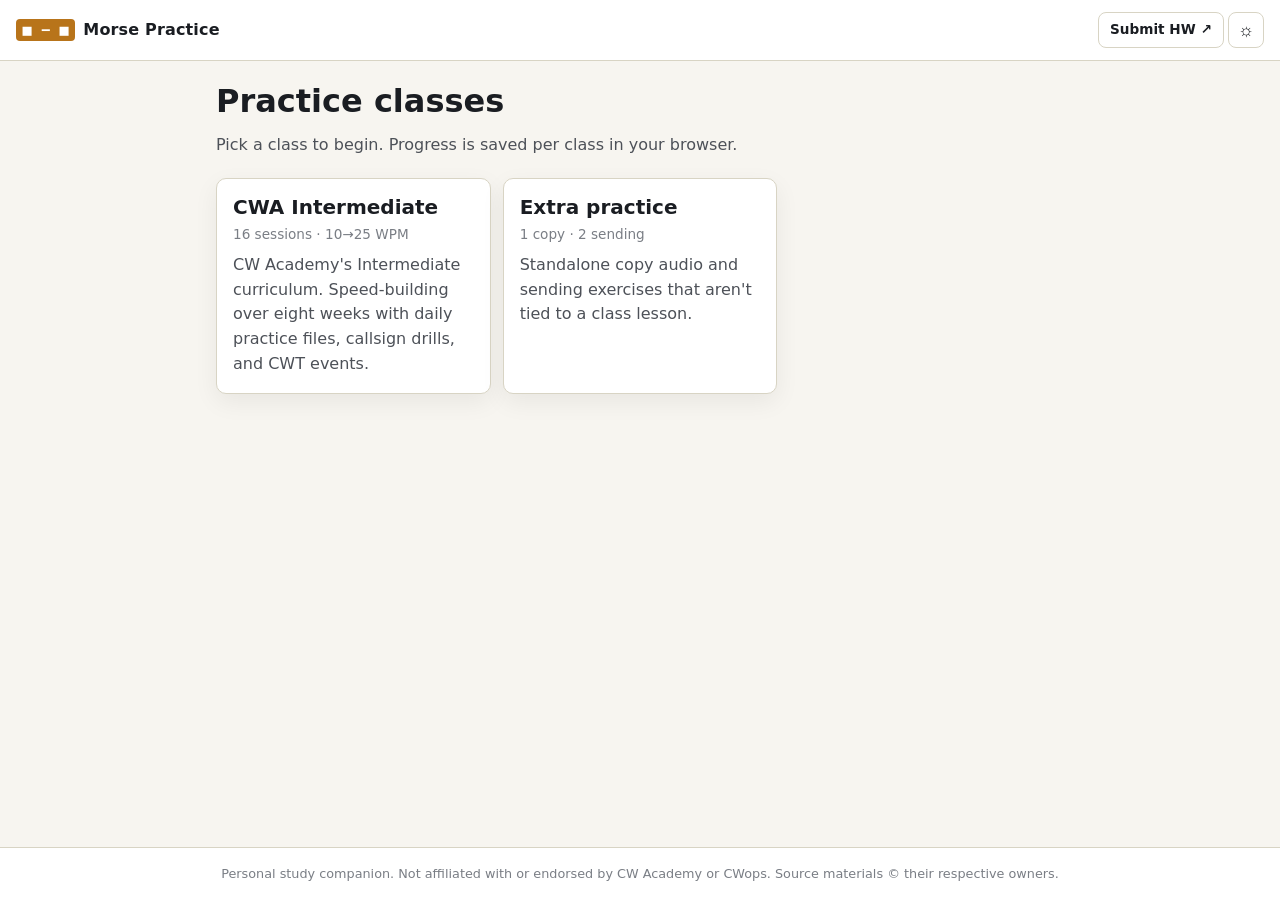
<file: index.html>
<!doctype html>
<html lang="en">
<head>
<meta charset="utf-8">
<meta name="viewport" content="width=device-width,initial-scale=1,viewport-fit=cover">
<meta name="theme-color" content="#0c0d10">
<title>Morse Practice Companion</title>
<link rel="stylesheet" href="styles.css">
<link rel="icon" href="data:image/svg+xml,%3Csvg xmlns='http://www.w3.org/2000/svg' viewBox='0 0 32 32'%3E%3Crect width='32' height='32' rx='6' fill='%23d99a3a'/%3E%3Ctext x='16' y='22' text-anchor='middle' font-family='monospace' font-size='18' fill='%230c0d10' font-weight='700'%3E%E2%96%A0%E2%80%92%3C/text%3E%3C/svg%3E">
</head>
<body>
<header class="topbar">
  <a href="#/" class="brand" data-link>
    <span class="dial" aria-hidden="true">&#9632;&#8202;&#8722;&#8202;&#9632;</span>
    <span>Morse Practice</span>
  </a>
  <nav class="topnav">
    <a class="topbtn" href="https://docs.google.com/forms/d/e/1FAIpQLScVofUQMR3P8G2Ayom5iEspPMsCRe51CdaNkF6Vc-WGk-WniA/viewform" target="_blank" rel="noopener" title="Submit homework (opens in new tab)">Submit HW &#8599;</a>
    <button id="theme-toggle" type="button" class="iconbtn" aria-label="Toggle theme" title="Toggle light/dark">&#9788;</button>
  </nav>
</header>

<main id="app" aria-live="polite">
  <p class="loading">Loading…</p>
</main>

<footer class="footer">
  <p>Personal study companion. Not affiliated with or endorsed by CW Academy or CWops. Source materials &copy; their respective owners.</p>
</footer>

<script type="module" src="app.js"></script>
</body>
</html>
</file>
<file: styles.css>
/* ---------------------------------------------------------- */
/* Theme tokens                                                 */
/* ---------------------------------------------------------- */
:root {
  --bg: #0c0d10;
  --bg-2: #14161b;
  --bg-3: #1c1f26;
  --fg: #e8e6e1;
  --fg-dim: #9aa0a8;
  --fg-mute: #6b7079;
  --accent: #d99a3a;
  --accent-fg: #1a1207;
  --accent-soft: #d99a3a22;
  --border: #2a2e36;
  --danger: #d97070;
  --good: #6fbf73;
  --radius: 10px;
  --shadow: 0 1px 0 #ffffff05 inset, 0 8px 24px #0007;
  --tap: 44px;
  --maxw: 880px;
  font-synthesis: none;
}
html[data-theme="light"] {
  --bg: #f7f5f0;
  --bg-2: #ffffff;
  --bg-3: #ecead8;
  --fg: #1a1d22;
  --fg-dim: #4d5158;
  --fg-mute: #7a7e85;
  --accent: #b8741a;
  --accent-fg: #fff;
  --accent-soft: #b8741a18;
  --border: #d8d4c4;
  --shadow: 0 1px 0 #ffffffaa inset, 0 8px 24px #00000010;
}

/* ---------------------------------------------------------- */
/* Reset / base                                                 */
/* ---------------------------------------------------------- */
* { box-sizing: border-box; }
html, body { margin: 0; padding: 0; }
body {
  background: var(--bg);
  color: var(--fg);
  font: 16px/1.55 system-ui, -apple-system, "Segoe UI", Roboto, "Helvetica Neue", Arial, sans-serif;
  min-height: 100vh;
  display: flex;
  flex-direction: column;
}
a { color: var(--accent); text-decoration: none; }
a:hover { text-decoration: underline; }
h1, h2, h3, h4 { line-height: 1.25; margin: 0 0 0.5em 0; }
h1 { font-size: clamp(1.5rem, 4vw, 2rem); }
h2 { font-size: 1.25rem; color: var(--fg); }
h3 { font-size: 1.05rem; color: var(--fg-dim); text-transform: uppercase; letter-spacing: 0.05em; font-weight: 600; }
p { margin: 0 0 1em; }
ul, ol { margin: 0 0 1em; padding-left: 1.25em; }
li { margin: 0.25em 0; }
hr { border: 0; border-top: 1px solid var(--border); margin: 1.5em 0; }
code, kbd { font: 0.9em/1 ui-monospace, "SF Mono", Menlo, Consolas, monospace; }

/* ---------------------------------------------------------- */
/* Top bar / footer                                             */
/* ---------------------------------------------------------- */
.topbar {
  display: flex;
  align-items: center;
  justify-content: space-between;
  padding: 0.75rem 1rem;
  border-bottom: 1px solid var(--border);
  background: var(--bg-2);
  position: sticky;
  top: 0;
  z-index: 10;
  backdrop-filter: blur(6px);
}
.brand {
  display: inline-flex;
  align-items: center;
  gap: 0.5rem;
  font-weight: 700;
  color: var(--fg);
  letter-spacing: 0.01em;
}
.brand:hover { text-decoration: none; color: var(--accent); }
.dial {
  display: inline-block;
  background: var(--accent);
  color: var(--accent-fg);
  border-radius: 4px;
  padding: 0 0.4rem;
  font: 600 0.95rem/1.5 ui-monospace, monospace;
}
.topnav { display: flex; gap: 0.25rem; align-items: center; }
.iconbtn {
  background: transparent;
  border: 1px solid var(--border);
  color: var(--fg);
  width: 36px;
  height: 36px;
  border-radius: 8px;
  cursor: pointer;
  font-size: 1.1rem;
  display: inline-flex;
  align-items: center;
  justify-content: center;
}
.iconbtn:hover { background: var(--bg-3); }
.topbtn {
  display: inline-flex;
  align-items: center;
  height: 36px;
  padding: 0 0.7rem;
  border: 1px solid var(--border);
  border-radius: 8px;
  color: var(--fg);
  font-size: 0.85rem;
  font-weight: 600;
  white-space: nowrap;
}
.topbtn:hover { background: var(--bg-3); border-color: var(--accent); color: var(--accent); text-decoration: none; }

main {
  flex: 1;
  padding: 1.25rem 1rem 3rem;
  max-width: var(--maxw);
  margin: 0 auto;
  width: 100%;
}

.footer {
  border-top: 1px solid var(--border);
  padding: 1rem;
  font-size: 0.8rem;
  color: var(--fg-mute);
  text-align: center;
  background: var(--bg-2);
}
.footer p { margin: 0; max-width: var(--maxw); margin-inline: auto; }

.loading { color: var(--fg-mute); padding: 2rem 0; text-align: center; }

/* ---------------------------------------------------------- */
/* Generic blocks                                               */
/* ---------------------------------------------------------- */
.crumbs { color: var(--fg-mute); font-size: 0.85rem; margin-bottom: 0.5rem; }
.crumbs a { color: var(--fg-dim); }
.crumbs .sep { margin: 0 0.4em; color: var(--fg-mute); }

.subtitle { color: var(--fg-dim); margin-top: -0.25rem; margin-bottom: 1.25rem; font-size: 1rem; }

.card {
  background: var(--bg-2);
  border: 1px solid var(--border);
  border-radius: var(--radius);
  padding: 1rem;
  display: block;
  color: inherit;
  box-shadow: var(--shadow);
  transition: border-color 0.15s, transform 0.15s;
}
a.card:hover {
  text-decoration: none;
  border-color: var(--accent);
  transform: translateY(-1px);
}
.card h2 { margin-bottom: 0.25rem; }
.card .meta { color: var(--fg-mute); font-size: 0.85rem; margin-bottom: 0.5rem; }
.card p { color: var(--fg-dim); margin: 0; }
.card .progress { margin-top: 0.6rem; }

.lesson-card-head {
  display: flex;
  gap: 0.75rem;
  align-items: flex-start;
  justify-content: space-between;
}
.lesson-card-head h2 { margin: 0 0 0.25rem; flex: 1; min-width: 0; }
.lesson-complete {
  display: inline-flex;
  align-items: center;
  gap: 0.35rem;
  padding: 0.25rem 0.5rem;
  border-radius: 6px;
  border: 1px solid transparent;
  font-size: 0.8rem;
  color: var(--fg-mute);
  cursor: pointer;
  flex-shrink: 0;
}
.lesson-complete:hover { background: var(--bg-3); border-color: var(--border); color: var(--fg); }
.lesson-complete input[type="checkbox"] {
  width: 1.05rem;
  height: 1.05rem;
  accent-color: var(--accent);
  cursor: pointer;
  margin: 0;
}
.lesson-card.complete {
  border-color: var(--good);
  background: color-mix(in srgb, var(--good) 8%, var(--bg-2));
}
.lesson-card.complete h2 { color: var(--fg-dim); }
.lesson-card.ready { border-color: var(--accent); }
.lesson-card.ready .lesson-complete { color: var(--accent); }

.grid {
  display: grid;
  grid-template-columns: repeat(auto-fill, minmax(260px, 1fr));
  gap: 0.75rem;
  margin-top: 1rem;
}

/* Extra practice page (#/extras) */
.extras-list {
  list-style: none;
  padding: 0;
  margin: 0;
  display: flex;
  flex-direction: column;
  gap: 0.75rem;
}
.extras-item {
  margin: 0;
  background: var(--bg-2);
  border: 1px solid var(--border);
  border-radius: var(--radius);
  padding: 0.75rem 0.9rem;
}
.extras-name { font-weight: 600; color: var(--fg); font-size: 1rem; }
.extras-blurb { color: var(--fg-mute); font-size: 0.85rem; margin: 0.15rem 0 0.5rem; }
.extras-item .tool-strip { margin-top: 0.5rem; }
.extras-item > .tool-chip { margin-top: 0.5rem; }

.section { margin: 1.5rem 0; }
.section h3 { margin-bottom: 0.5rem; }

.callout {
  background: var(--bg-3);
  border-left: 3px solid var(--accent);
  padding: 0.75rem 1rem;
  border-radius: 0 var(--radius) var(--radius) 0;
  color: var(--fg);
}

.btn {
  display: inline-flex;
  align-items: center;
  justify-content: center;
  background: var(--accent);
  color: var(--accent-fg);
  border: 0;
  padding: 0.6em 1em;
  border-radius: 8px;
  font: inherit;
  font-weight: 600;
  text-decoration: none;
  cursor: pointer;
  min-height: var(--tap);
}
.btn.ghost {
  background: transparent;
  border: 1px solid var(--border);
  color: var(--fg);
}
.btn.ghost:hover { border-color: var(--accent); color: var(--accent); }
.btn:hover { text-decoration: none; }

.button-row { display: flex; flex-wrap: wrap; gap: 0.5rem; }

.tag {
  display: inline-block;
  background: var(--accent-soft);
  color: var(--accent);
  border: 1px solid var(--accent);
  padding: 0.05rem 0.5rem;
  border-radius: 999px;
  font-size: 0.75rem;
  text-transform: uppercase;
  letter-spacing: 0.04em;
  font-weight: 600;
}
.tag.muted { background: var(--bg-3); color: var(--fg-mute); border-color: var(--border); }

/* Lesson card progress bar */
.bar {
  height: 4px;
  background: var(--bg-3);
  border-radius: 2px;
  overflow: hidden;
}
.bar > span {
  display: block;
  height: 100%;
  background: var(--accent);
  width: 0;
  transition: width 0.3s;
}
.progress-label {
  font-size: 0.75rem;
  color: var(--fg-mute);
  margin-top: 0.25rem;
}

/* ---------------------------------------------------------- */
/* Lesson page                                                  */
/* ---------------------------------------------------------- */
.lesson-head { display: flex; gap: 1rem; align-items: baseline; flex-wrap: wrap; margin-bottom: 0.5rem; }
.lesson-head h1 { margin: 0; }
.lesson-nav { display: flex; gap: 0.5rem; margin-top: 1.5rem; padding-top: 1rem; border-top: 1px solid var(--border); }
.lesson-nav .btn { flex: 1; }

.checklist { list-style: none; padding: 0; margin: 0; }
.checklist li { margin: 0; }
.checklist label {
  display: flex;
  gap: 0.6rem;
  align-items: flex-start;
  padding: 0.55rem 0.65rem;
  border-radius: 8px;
  cursor: pointer;
  min-height: var(--tap);
  border: 1px solid transparent;
}
.checklist label:hover { background: var(--bg-3); }
.checklist input[type="checkbox"] {
  margin-top: 0.25rem;
  width: 1.1rem;
  height: 1.1rem;
  accent-color: var(--accent);
  flex-shrink: 0;
}
.checklist input:checked + .text {
  text-decoration: line-through;
  color: var(--fg-mute);
}
.checklist .text { flex: 1; }

.exercise-group { margin-bottom: 1.25rem; }
.exercise-group .group-head {
  display: flex;
  align-items: center;
  justify-content: space-between;
  margin-bottom: 0.4rem;
}
.exercise-group h3 { margin: 0; }

.ex-list { list-style: none; padding: 0; margin: 0; display: flex; flex-direction: column; gap: 0.4rem; }
.ex-row {
  display: grid;
  grid-template-columns: 1fr auto auto;
  gap: 0.4rem;
  align-items: stretch;
  background: var(--bg-2);
  border: 1px solid var(--border);
  border-radius: var(--radius);
  padding: 0.4rem 0.5rem 0.4rem 0.85rem;
}
.ex-row .name {
  display: flex;
  align-items: center;
  font-weight: 500;
  color: var(--fg);
  min-height: var(--tap);
}
.ex-link {
  display: inline-flex;
  align-items: center;
  gap: 0.3rem;
  background: var(--bg-3);
  color: var(--fg);
  border: 1px solid var(--border);
  padding: 0 0.7rem;
  border-radius: 6px;
  font-size: 0.85rem;
  font-weight: 600;
  text-decoration: none;
  min-height: var(--tap);
  min-width: 64px;
  justify-content: center;
}
.ex-link:hover { background: var(--accent); color: var(--accent-fg); border-color: var(--accent); text-decoration: none; }
.ex-link[data-empty] {
  opacity: 0.35;
  cursor: not-allowed;
  pointer-events: none;
}
.ex-link .label { font-family: ui-monospace, monospace; }

/* Exercise filter chips */
.filterbar {
  display: flex;
  flex-wrap: wrap;
  gap: 0.35rem;
  margin: 0.5rem 0 1rem;
  position: sticky;
  top: 56px;
  background: var(--bg);
  padding: 0.5rem 0;
  z-index: 5;
}
.chip {
  background: var(--bg-3);
  color: var(--fg-dim);
  border: 1px solid var(--border);
  border-radius: 999px;
  padding: 0.3rem 0.75rem;
  font-size: 0.8rem;
  cursor: pointer;
  user-select: none;
}
.chip[aria-pressed="true"] {
  background: var(--accent);
  color: var(--accent-fg);
  border-color: var(--accent);
}

/* Self-assessment */
.assess-question {
  background: var(--bg-2);
  border: 1px solid var(--border);
  border-radius: var(--radius);
  padding: 1rem;
  margin-bottom: 0.75rem;
}
.assess-question h3 { margin-bottom: 0.5rem; }
.assess-row { display: grid; grid-template-columns: 1fr; gap: 0.6rem; margin-top: 0.5rem; }
@media (min-width: 640px) {
  .assess-row { grid-template-columns: 1fr 1fr; }
}
.assess-cell { padding: 0.7rem; border-radius: 8px; }
.assess-cell.thinking { background: #4a210011; border: 1px solid #c2624a55; }
.assess-cell.flowing { background: #1f3a1f11; border: 1px solid #6fbf7355; }
.assess-cell .ttl { font-size: 0.75rem; text-transform: uppercase; letter-spacing: 0.05em; font-weight: 600; margin-bottom: 0.25rem; opacity: 0.85; }
.assess-cell.thinking .ttl { color: #d99080; }
.assess-cell.flowing .ttl { color: #8fcf95; }

/* Empty / not-found */
.empty {
  text-align: center;
  color: var(--fg-mute);
  padding: 2rem 0;
}

/* CWA day blocks */
.day-block {
  background: var(--bg-2);
  border: 1px solid var(--border);
  border-radius: var(--radius);
  padding: 1rem;
  margin-bottom: 1rem;
  transition: opacity 0.2s, border-color 0.2s;
}
.day-block.done {
  opacity: 0.55;
  border-color: var(--good);
}
.day-block.done .day-head h2::after {
  content: " ✓";
  color: var(--good);
}
.day-head {
  display: flex;
  align-items: center;
  justify-content: space-between;
  gap: 1rem;
  margin-bottom: 0.5rem;
}
.day-head h2 { margin: 0; font-size: 1.1rem; color: var(--accent); }
.day-done {
  display: inline-flex;
  align-items: center;
  gap: 0.4rem;
  font-size: 0.85rem;
  color: var(--fg-dim);
  cursor: pointer;
  user-select: none;
}
.day-done input[type="checkbox"] {
  width: 1rem;
  height: 1rem;
  accent-color: var(--good);
}

/* Rich-text body imported from the source HTML */
.rich p { margin: 0 0 0.6em; }
.rich p:last-child { margin-bottom: 0; }
.rich a { color: var(--accent); }
.rich a.audio {
  display: inline-block;
  padding: 0.05rem 0.45rem;
  border-radius: 4px;
  background: var(--accent-soft);
  border: 1px solid var(--accent);
  font-family: ui-monospace, monospace;
  font-size: 0.92em;
  font-weight: 600;
  text-decoration: none;
  color: var(--accent);
  margin: 0 0.05em;
}
.rich a.audio:hover {
  background: var(--accent);
  color: var(--accent-fg);
  text-decoration: none;
}
.rich ul, .rich ol { padding-left: 1.25em; }

/* Quick links strip under each day */
.tool-wrap {
  margin-top: 0.75rem;
  border-top: 1px dashed var(--border);
  padding-top: 0.5rem;
}
.tool-wrap > summary {
  cursor: pointer;
  font-size: 0.85rem;
  color: var(--fg-dim);
  list-style: none;
  user-select: none;
  padding: 0.25rem 0;
}
.tool-wrap > summary::before {
  content: "▸ ";
  color: var(--fg-mute);
  display: inline-block;
  width: 1em;
  transition: transform 0.15s;
}
.tool-wrap[open] > summary::before { content: "▾ "; }
.tool-strip {
  list-style: none;
  padding: 0;
  margin: 0.5rem 0 0;
  display: flex;
  flex-wrap: wrap;
  gap: 0.35rem;
}
.tool-strip li { margin: 0; }
.tool-chip {
  display: inline-block;
  background: var(--bg-3);
  color: var(--fg);
  border: 1px solid var(--border);
  padding: 0.35rem 0.7rem;
  border-radius: 6px;
  font-size: 0.82rem;
  text-decoration: none;
  font-weight: 500;
}
.tool-chip:hover { background: var(--accent); color: var(--accent-fg); border-color: var(--accent); text-decoration: none; }
.tool-chip.audio {
  font-family: ui-monospace, monospace;
  background: var(--accent-soft);
  color: var(--accent);
  border-color: var(--accent);
}
.tool-chip.audio:hover { background: var(--accent); color: var(--accent-fg); }

/* Print */
@media print {
  .topbar, .footer, .filterbar, .lesson-nav, .iconbtn { display: none !important; }
  body { background: white; color: black; }
  .card, .ex-row, .assess-question, .callout { box-shadow: none; border-color: #aaa; background: white; }
  a { color: black; text-decoration: underline; }
}
</file>
